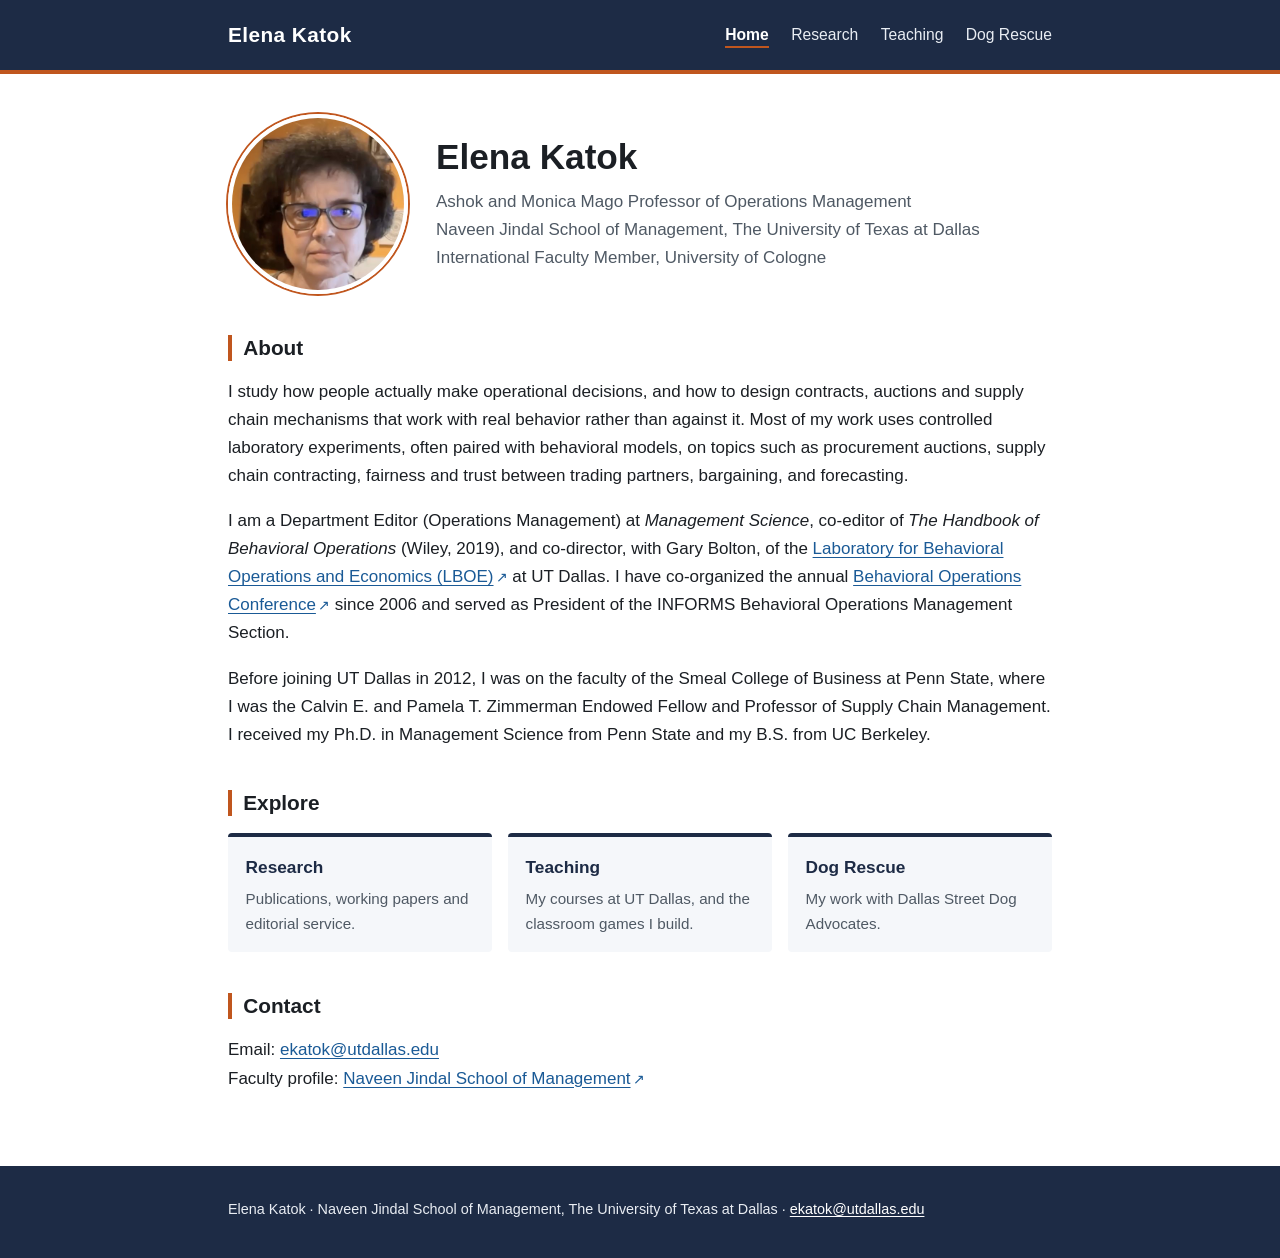
<file: index.html>
<!DOCTYPE html>
<html lang="en">
<head>
  <meta charset="utf-8">
  <meta name="viewport" content="width=device-width, initial-scale=1">
  <title>Elena Katok</title>
  <meta name="description" content="Elena Katok, Ashok and Monica Mago Professor of Operations Management at UT Dallas. Behavioral operations, laboratory experiments, procurement auctions, supply chain contracting.">
  <link rel="stylesheet" href="style.css">
</head>
<body>
  <a class="skip" href="#main">Skip to main content</a>
  <header class="site-header">
    <div class="wrap">
      <a class="site-name" href="index.html">Elena Katok</a>
      <nav aria-label="Main">
        <ul>
        <li><a href="index.html" aria-current="page">Home</a></li>
        <li><a href="research.html">Research</a></li>
        <li><a href="games.html">Teaching</a></li>
        <li><a href="dogs.html">Dog Rescue</a></li>
        </ul>
      </nav>
    </div>
  </header>
  <main id="main" class="wrap">
    <section class="intro">
      <img class="headshot" src="images/elena-katok.jpg" width="240" height="240" alt="Portrait of Elena Katok">
      <div>
      <h1>Elena Katok</h1>
      <p class="role">Ashok and Monica Mago Professor of Operations Management<br>
      Naveen Jindal School of Management, The University of Texas at Dallas<br>
      International Faculty Member, University of Cologne</p>
      </div>
    </section>

    <section aria-labelledby="about">
      <h2 id="about">About</h2>
      <p>I study how people actually make operational decisions, and how to design contracts, auctions and supply chain mechanisms that work with real behavior rather than against it. Most of my work uses controlled laboratory experiments, often paired with behavioral models, on topics such as procurement auctions, supply chain contracting, fairness and trust between trading partners, bargaining, and forecasting.</p>
      <p>I am a Department Editor (Operations Management) at <em>Management Science</em>, co-editor of <em>The Handbook of Behavioral Operations</em> (Wiley, 2019), and co-director, with Gary Bolton, of the <a href="https://jindal.utdallas.edu/centers-of-excellence/lboe/" target="_blank" rel="noopener">Laboratory for Behavioral Operations and Economics (LBOE)<span class="ext" aria-hidden="true">↗</span><span class="sr-only"> (opens in a new tab)</span></a> at UT Dallas. I have co-organized the annual <a href="https://jindal.utdallas.edu/19th-annual-behavioral-operations-conference-2026" target="_blank" rel="noopener">Behavioral Operations Conference<span class="ext" aria-hidden="true">↗</span><span class="sr-only"> (opens in a new tab)</span></a> since 2006 and served as President of the INFORMS Behavioral Operations Management Section.</p>
      <p>Before joining UT Dallas in 2012, I was on the faculty of the Smeal College of Business at Penn State, where I was the Calvin E. and Pamela T. Zimmerman Endowed Fellow and Professor of Supply Chain Management. I received my Ph.D. in Management Science from Penn State and my B.S. from UC Berkeley.</p>
    </section>

    <section aria-labelledby="explore">
      <h2 id="explore">Explore</h2>
      <ul class="cards">
        <li><a href="research.html"><span class="card-title">Research</span><span class="card-text">Publications, working papers and editorial service.</span></a></li>
        <li><a href="games.html"><span class="card-title">Teaching</span><span class="card-text">My courses at UT Dallas, and the classroom games I build.</span></a></li>
        <li><a href="dogs.html"><span class="card-title">Dog Rescue</span><span class="card-text">My work with Dallas Street Dog Advocates.</span></a></li>
      </ul>
    </section>

    <section aria-labelledby="contact">
      <h2 id="contact">Contact</h2>
      <p>Email: <a href="mailto:ekatok@utdallas.edu">ekatok@utdallas.edu</a><br>
      Faculty profile: <a href="https://jindal.utdallas.edu/faculty/elena-katok/" target="_blank" rel="noopener">Naveen Jindal School of Management<span class="ext" aria-hidden="true">↗</span><span class="sr-only"> (opens in a new tab)</span></a></p>
    </section>
  </main>
  <footer class="site-footer">
    <div class="wrap">
      <p>Elena Katok · Naveen Jindal School of Management, The University of Texas at Dallas · <a href="mailto:ekatok@utdallas.edu">ekatok@utdallas.edu</a></p>
    </div>
  </footer>
</body>
</html>
</file>
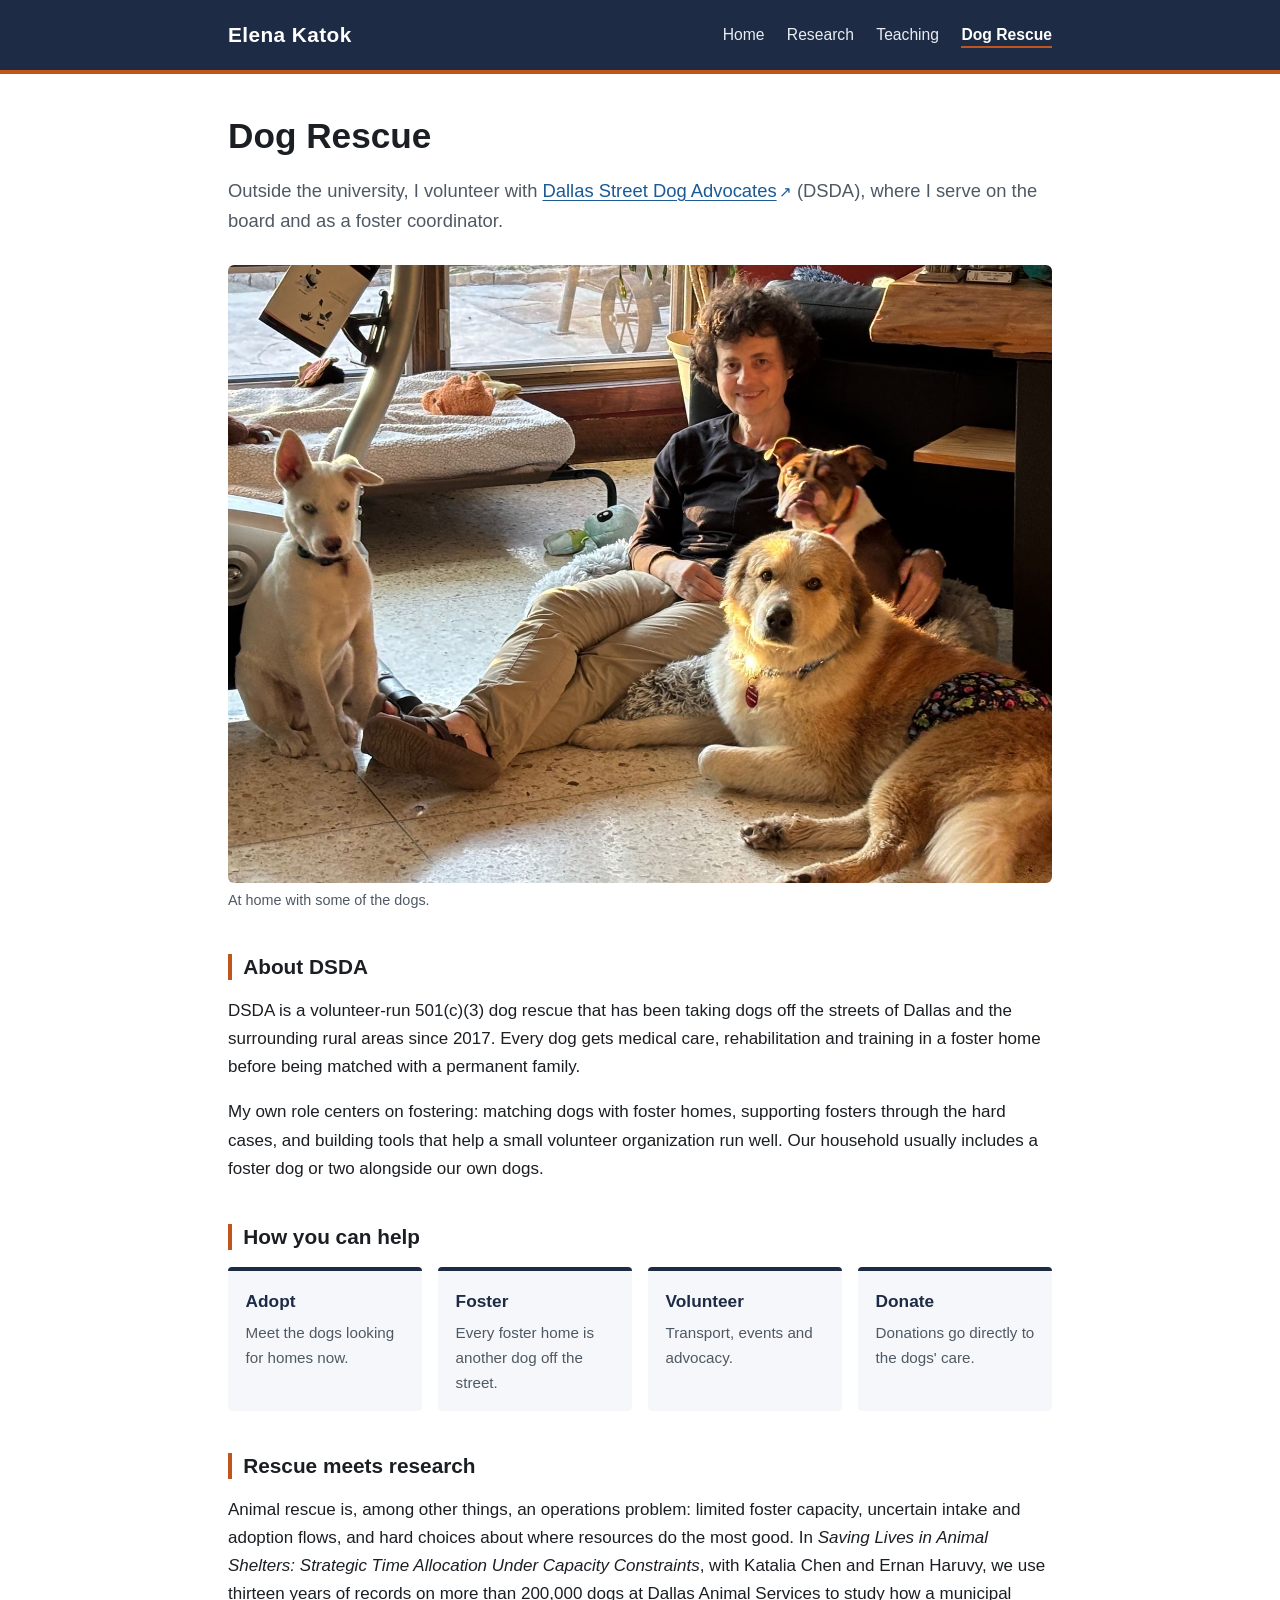
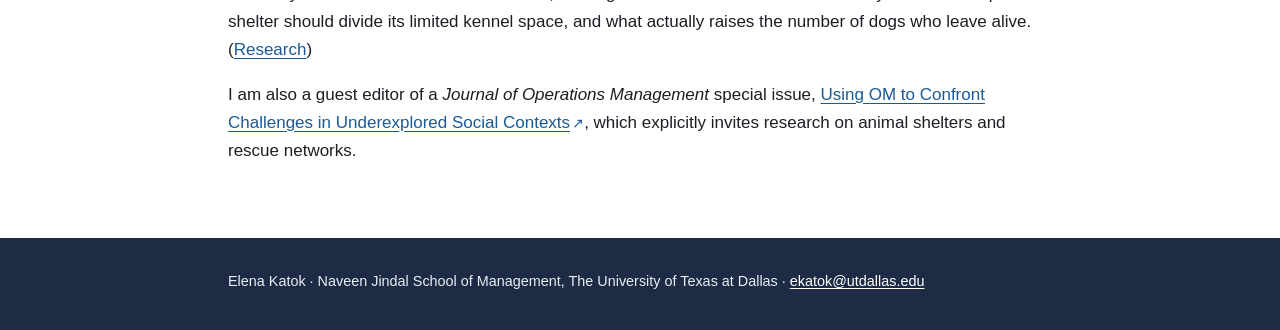
<file: dogs.html>
<!DOCTYPE html>
<html lang="en">
<head>
  <meta charset="utf-8">
  <meta name="viewport" content="width=device-width, initial-scale=1">
  <title>Dog Rescue | Elena Katok</title>
  <meta name="description" content="Elena Katok's volunteer work with Dallas Street Dog Advocates, a volunteer-run dog rescue in Dallas, Texas.">
  <link rel="stylesheet" href="style.css">
</head>
<body>
  <a class="skip" href="#main">Skip to main content</a>
  <header class="site-header">
    <div class="wrap">
      <a class="site-name" href="index.html">Elena Katok</a>
      <nav aria-label="Main">
        <ul>
        <li><a href="index.html">Home</a></li>
        <li><a href="research.html">Research</a></li>
        <li><a href="games.html">Teaching</a></li>
        <li><a href="dogs.html" aria-current="page">Dog Rescue</a></li>
        </ul>
      </nav>
    </div>
  </header>
  <main id="main" class="wrap">
    <h1>Dog Rescue</h1>
    <p class="lede">Outside the university, I volunteer with <a href="https://dsda.org" target="_blank" rel="noopener">Dallas Street Dog Advocates<span class="ext" aria-hidden="true">↗</span><span class="sr-only"> (opens in a new tab)</span></a> (DSDA), where I serve on the board and as a foster coordinator.</p>

    <figure class="photo">
      <img src="images/elena-with-dogs.jpg" width="1600" height="1200" alt="Elena sitting on the floor at home with three dogs: a white husky-mix puppy, a brown-and-white bulldog, and a large fluffy tan dog lying in the sun.">
      <figcaption>At home with some of the dogs.</figcaption>
    </figure>

    <section aria-labelledby="dsda">
      <h2 id="dsda">About DSDA</h2>
      <p>DSDA is a volunteer-run 501(c)(3) dog rescue that has been taking dogs off the streets of Dallas and the surrounding rural areas since 2017. Every dog gets medical care, rehabilitation and training in a foster home before being matched with a permanent family.</p>
      <p>My own role centers on fostering: matching dogs with foster homes, supporting fosters through the hard cases, and building tools that help a small volunteer organization run well. Our household usually includes a foster dog or two alongside our own dogs.</p>
    </section>

    <section aria-labelledby="help">
      <h2 id="help">How you can help</h2>
      <ul class="cards">
        <li><a href="https://dsda.org/adopt-a-dog/" target="_blank" rel="noopener"><span class="card-title">Adopt</span><span class="card-text">Meet the dogs looking for homes now.</span><span class="ext" aria-hidden="true">↗</span><span class="sr-only"> (opens in a new tab)</span></a></li>
        <li><a href="https://dsda.org/foster-a-dallas-street-dog/" target="_blank" rel="noopener"><span class="card-title">Foster</span><span class="card-text">Every foster home is another dog off the street.</span><span class="ext" aria-hidden="true">↗</span><span class="sr-only"> (opens in a new tab)</span></a></li>
        <li><a href="https://dsda.org/volunteer-to-be-a-dallas-street-dog-advocate/" target="_blank" rel="noopener"><span class="card-title">Volunteer</span><span class="card-text">Transport, events and advocacy.</span><span class="ext" aria-hidden="true">↗</span><span class="sr-only"> (opens in a new tab)</span></a></li>
        <li><a href="https://dsda.org/donate/" target="_blank" rel="noopener"><span class="card-title">Donate</span><span class="card-text">Donations go directly to the dogs' care.</span><span class="ext" aria-hidden="true">↗</span><span class="sr-only"> (opens in a new tab)</span></a></li>
      </ul>
    </section>

    <section aria-labelledby="research">
      <h2 id="research">Rescue meets research</h2>
      <p>Animal rescue is, among other things, an operations problem: limited foster capacity, uncertain intake and adoption flows, and hard choices about where resources do the most good. In <em>Saving Lives in Animal Shelters: Strategic Time Allocation Under Capacity Constraints</em>, with Katalia Chen and Ernan Haruvy, we use thirteen years of records on more than 200,000 dogs at Dallas Animal Services to study how a municipal shelter should divide its limited kennel space, and what actually raises the number of dogs who leave alive. (<a href="research.html#working">Research</a>)</p>
      <p>I am also a guest editor of a <em>Journal of Operations Management</em> special issue, <a href="https://drive.google.com/file/d/1Zh3cgolYM6oKX-n0ieOWSKMdc2IQr0sk/view" target="_blank" rel="noopener">Using OM to Confront Challenges in Underexplored Social Contexts<span class="ext" aria-hidden="true">↗</span><span class="sr-only"> (opens in a new tab)</span></a>, which explicitly invites research on animal shelters and rescue networks.</p>
    </section>
  </main>
  <footer class="site-footer">
    <div class="wrap">
      <p>Elena Katok · Naveen Jindal School of Management, The University of Texas at Dallas · <a href="mailto:ekatok@utdallas.edu">ekatok@utdallas.edu</a></p>
    </div>
  </footer>
</body>
</html>
</file>
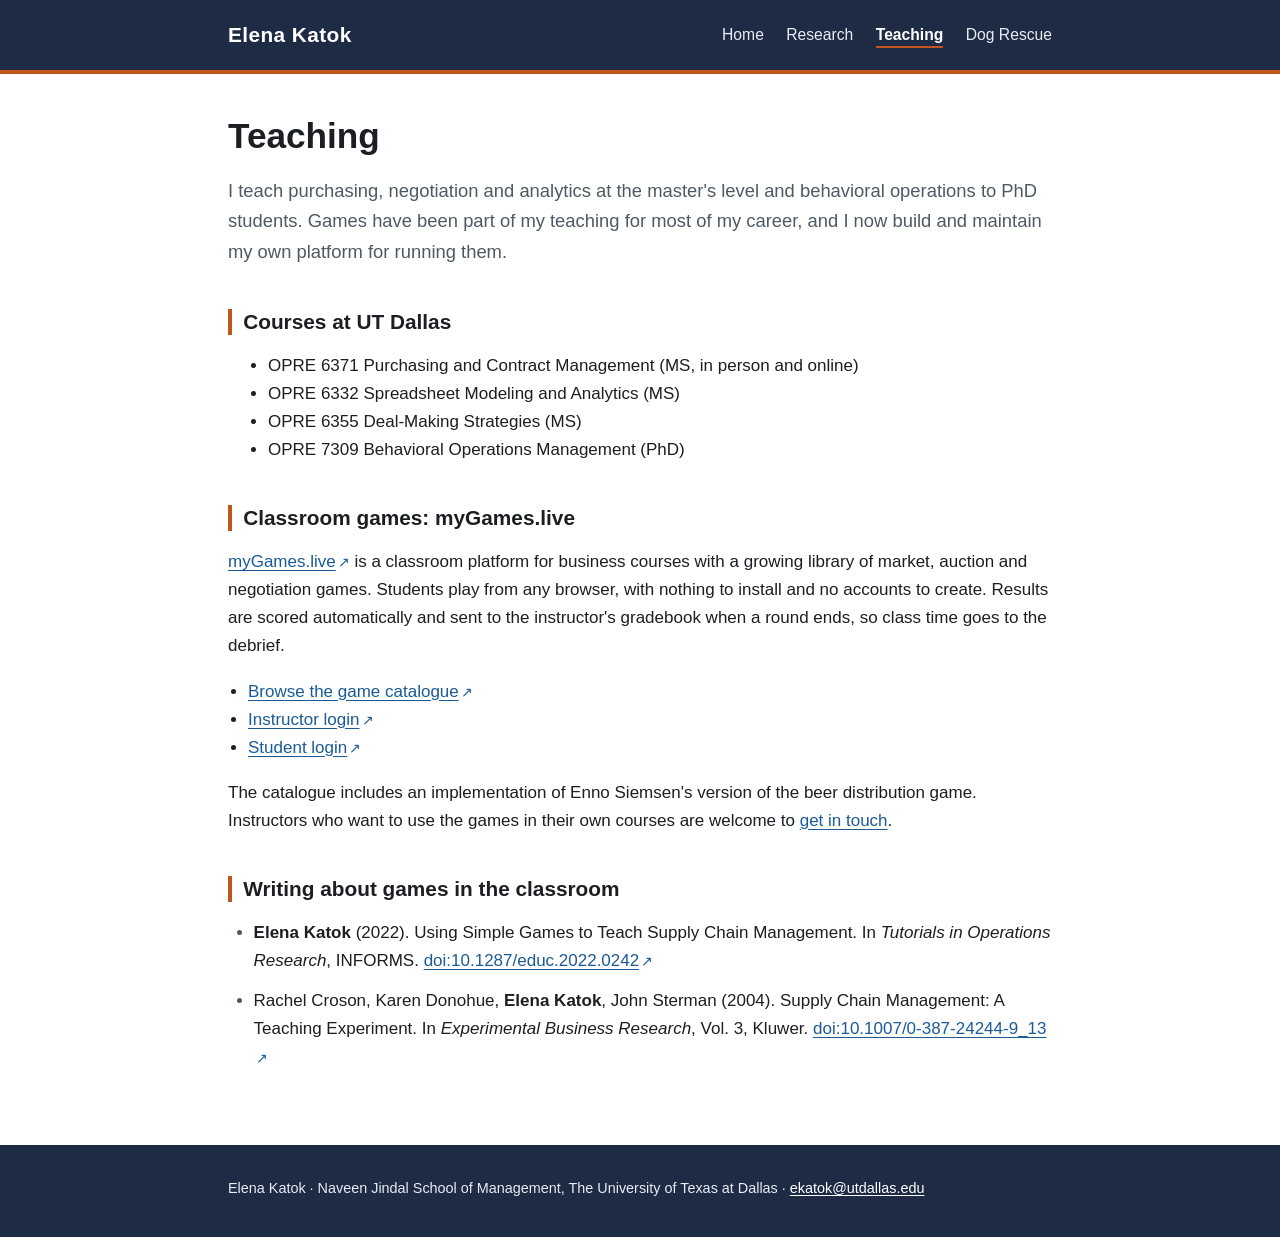
<file: games.html>
<!DOCTYPE html>
<html lang="en">
<head>
  <meta charset="utf-8">
  <meta name="viewport" content="width=device-width, initial-scale=1">
  <title>Teaching | Elena Katok</title>
  <meta name="description" content="Elena Katok's courses at UT Dallas and her browser-based classroom games for markets, auctions and negotiations.">
  <link rel="stylesheet" href="style.css">
</head>
<body>
  <a class="skip" href="#main">Skip to main content</a>
  <header class="site-header">
    <div class="wrap">
      <a class="site-name" href="index.html">Elena Katok</a>
      <nav aria-label="Main">
        <ul>
        <li><a href="index.html">Home</a></li>
        <li><a href="research.html">Research</a></li>
        <li><a href="games.html" aria-current="page">Teaching</a></li>
        <li><a href="dogs.html">Dog Rescue</a></li>
        </ul>
      </nav>
    </div>
  </header>
  <main id="main" class="wrap">
    <h1>Teaching</h1>
    <p class="lede">I teach purchasing, negotiation and analytics at the master's level and behavioral operations to PhD students. Games have been part of my teaching for most of my career, and I now build and maintain my own platform for running them.</p>

    <section aria-labelledby="courses">
      <h2 id="courses">Courses at UT Dallas</h2>
      <ul>
        <li>OPRE 6371 Purchasing and Contract Management (MS, in person and online)</li>
        <li>OPRE 6332 Spreadsheet Modeling and Analytics (MS)</li>
        <li>OPRE 6355 Deal-Making Strategies (MS)</li>
        <li>OPRE 7309 Behavioral Operations Management (PhD)</li>
      </ul>
    </section>

    <section aria-labelledby="mygames">
      <h2 id="mygames">Classroom games: myGames.live</h2>
      <p><a href="https://mygames.live" target="_blank" rel="noopener">myGames.live<span class="ext" aria-hidden="true">↗</span><span class="sr-only"> (opens in a new tab)</span></a> is a classroom platform for business courses with a growing library of market, auction and negotiation games. Students play from any browser, with nothing to install and no accounts to create. Results are scored automatically and sent to the instructor's gradebook when a round ends, so class time goes to the debrief.</p>
      <ul class="links">
        <li><a href="https://classroom.mygames.live/catalogue" target="_blank" rel="noopener">Browse the game catalogue<span class="ext" aria-hidden="true">↗</span><span class="sr-only"> (opens in a new tab)</span></a></li>
        <li><a href="https://classroom.mygames.live/login" target="_blank" rel="noopener">Instructor login<span class="ext" aria-hidden="true">↗</span><span class="sr-only"> (opens in a new tab)</span></a></li>
        <li><a href="https://classroom.mygames.live/student" target="_blank" rel="noopener">Student login<span class="ext" aria-hidden="true">↗</span><span class="sr-only"> (opens in a new tab)</span></a></li>
      </ul>
      <p>The catalogue includes an implementation of Enno Siemsen's version of the beer distribution game. Instructors who want to use the games in their own courses are welcome to <a href="mailto:ekatok@utdallas.edu">get in touch</a>.</p>
    </section>

    <section aria-labelledby="writing">
      <h2 id="writing">Writing about games in the classroom</h2>
      <ul class="pubs">
        <li><strong>Elena Katok</strong> (2022). Using Simple Games to Teach Supply Chain Management. In <em>Tutorials in Operations Research</em>, INFORMS. <a href="https://doi.org/10.1287/educ.2022.0242" target="_blank" rel="noopener">doi:10.1287/educ.2022.0242<span class="ext" aria-hidden="true">↗</span><span class="sr-only"> (opens in a new tab)</span></a></li>
        <li>Rachel Croson, Karen Donohue, <strong>Elena Katok</strong>, John Sterman (2004). Supply Chain Management: A Teaching Experiment. In <em>Experimental Business Research</em>, Vol. 3, Kluwer. <a href="https://doi.org/10.1007/0-387-24244-9_13" target="_blank" rel="noopener">doi:10.1007/0-387-24244-9_13<span class="ext" aria-hidden="true">↗</span><span class="sr-only"> (opens in a new tab)</span></a></li>
      </ul>
    </section>

  </main>
  <footer class="site-footer">
    <div class="wrap">
      <p>Elena Katok · Naveen Jindal School of Management, The University of Texas at Dallas · <a href="mailto:ekatok@utdallas.edu">ekatok@utdallas.edu</a></p>
    </div>
  </footer>
</body>
</html>
</file>
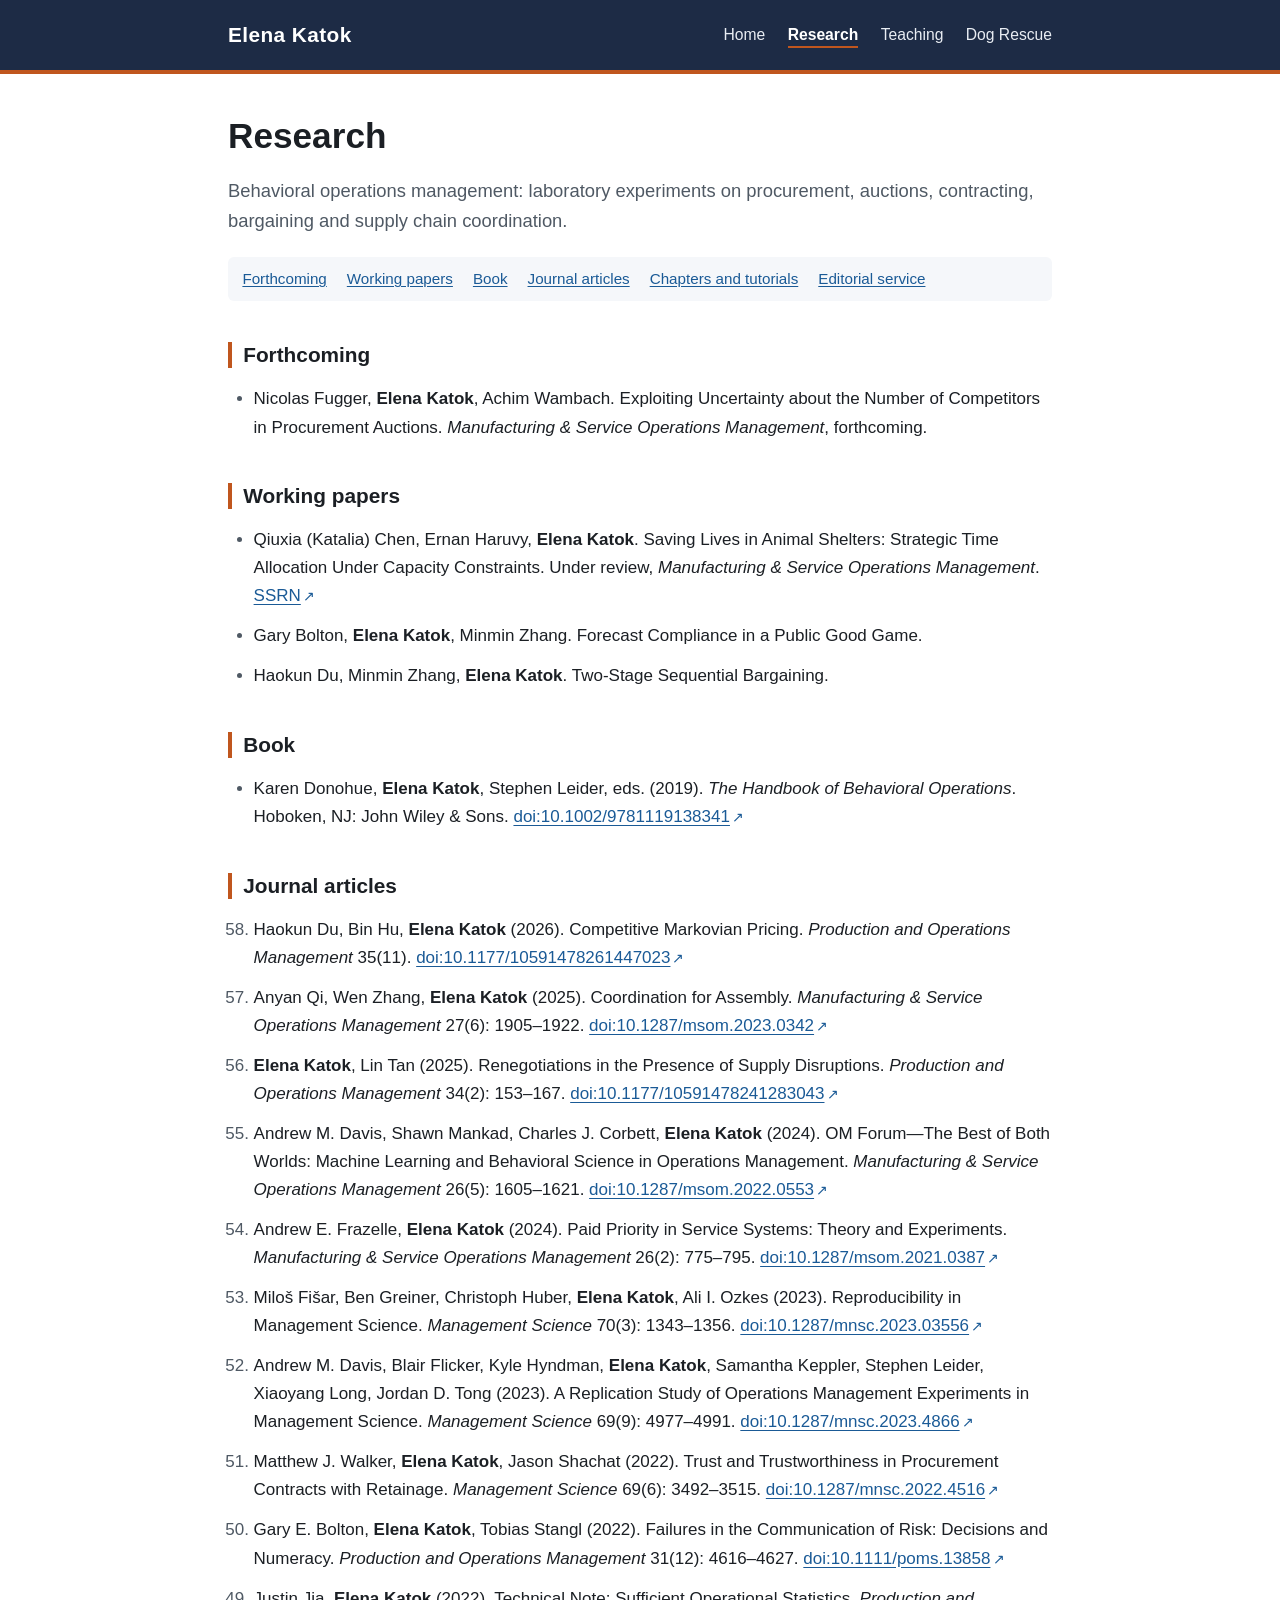
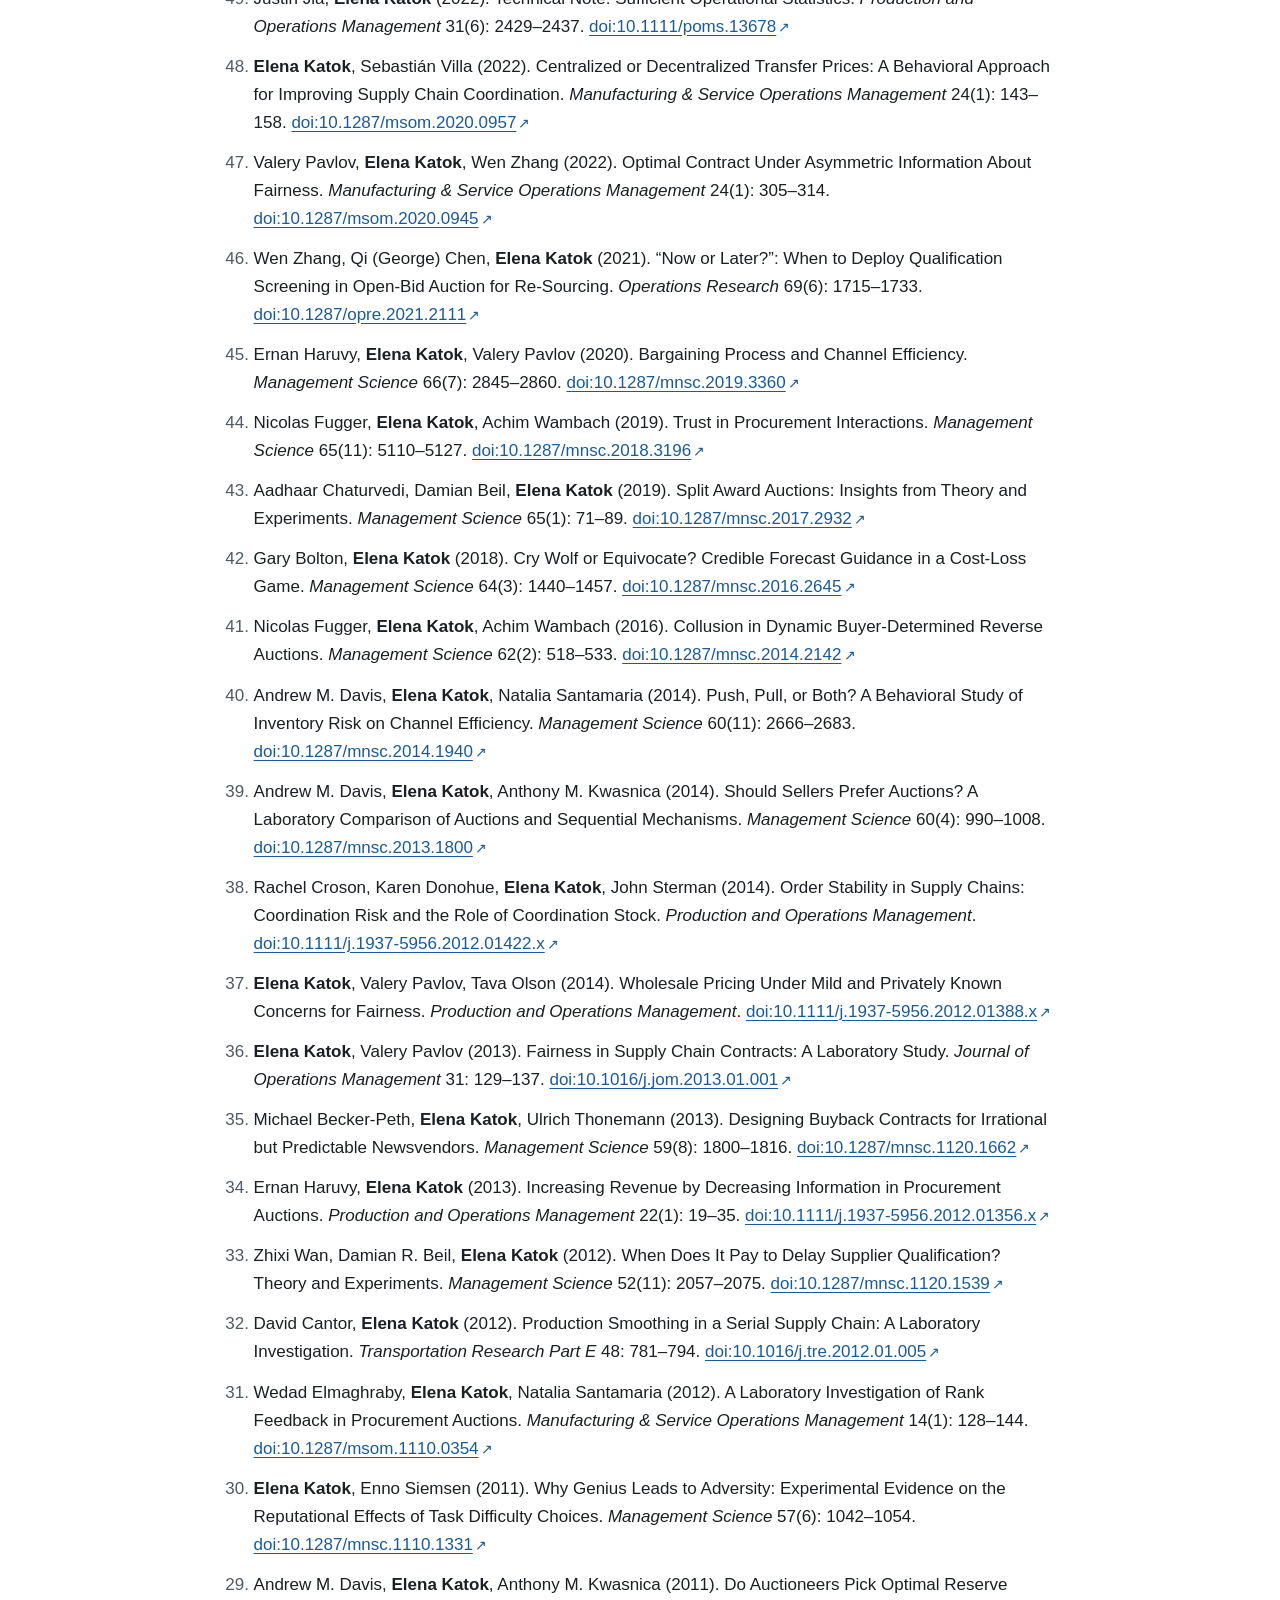
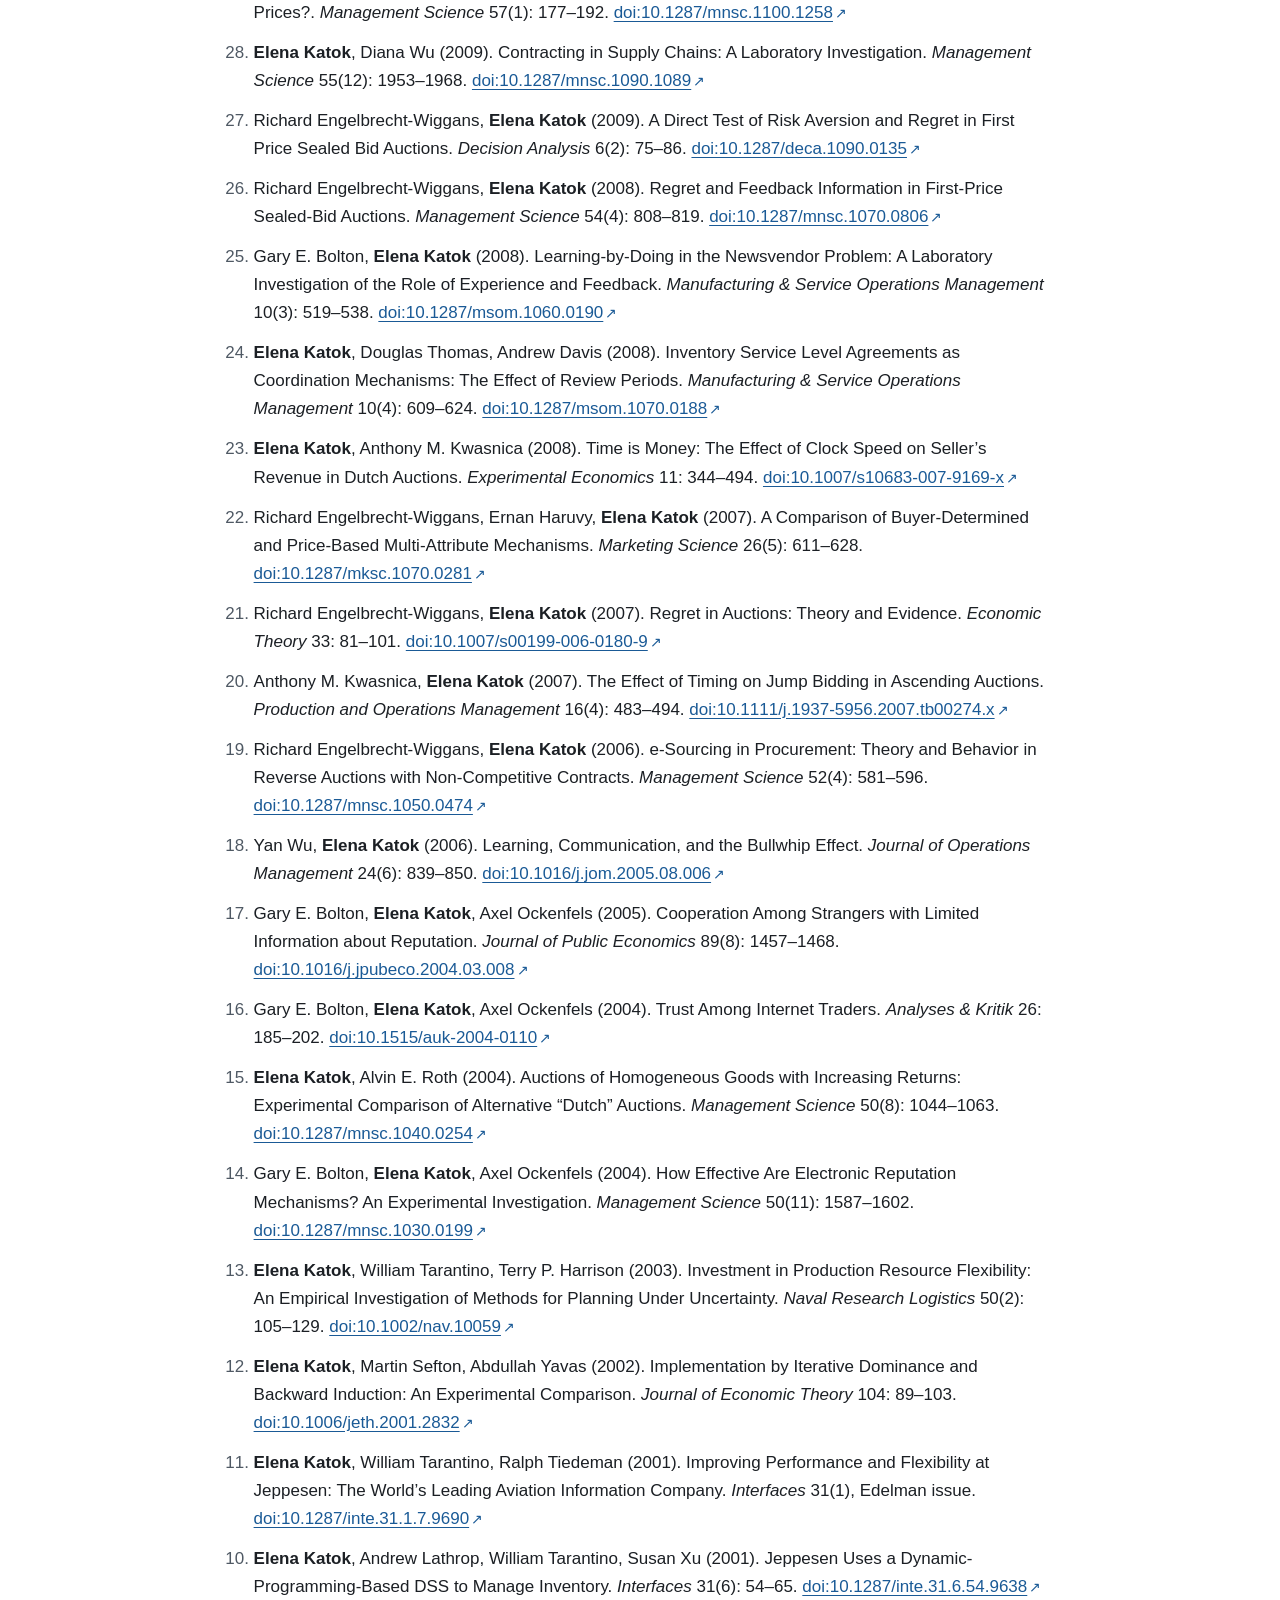
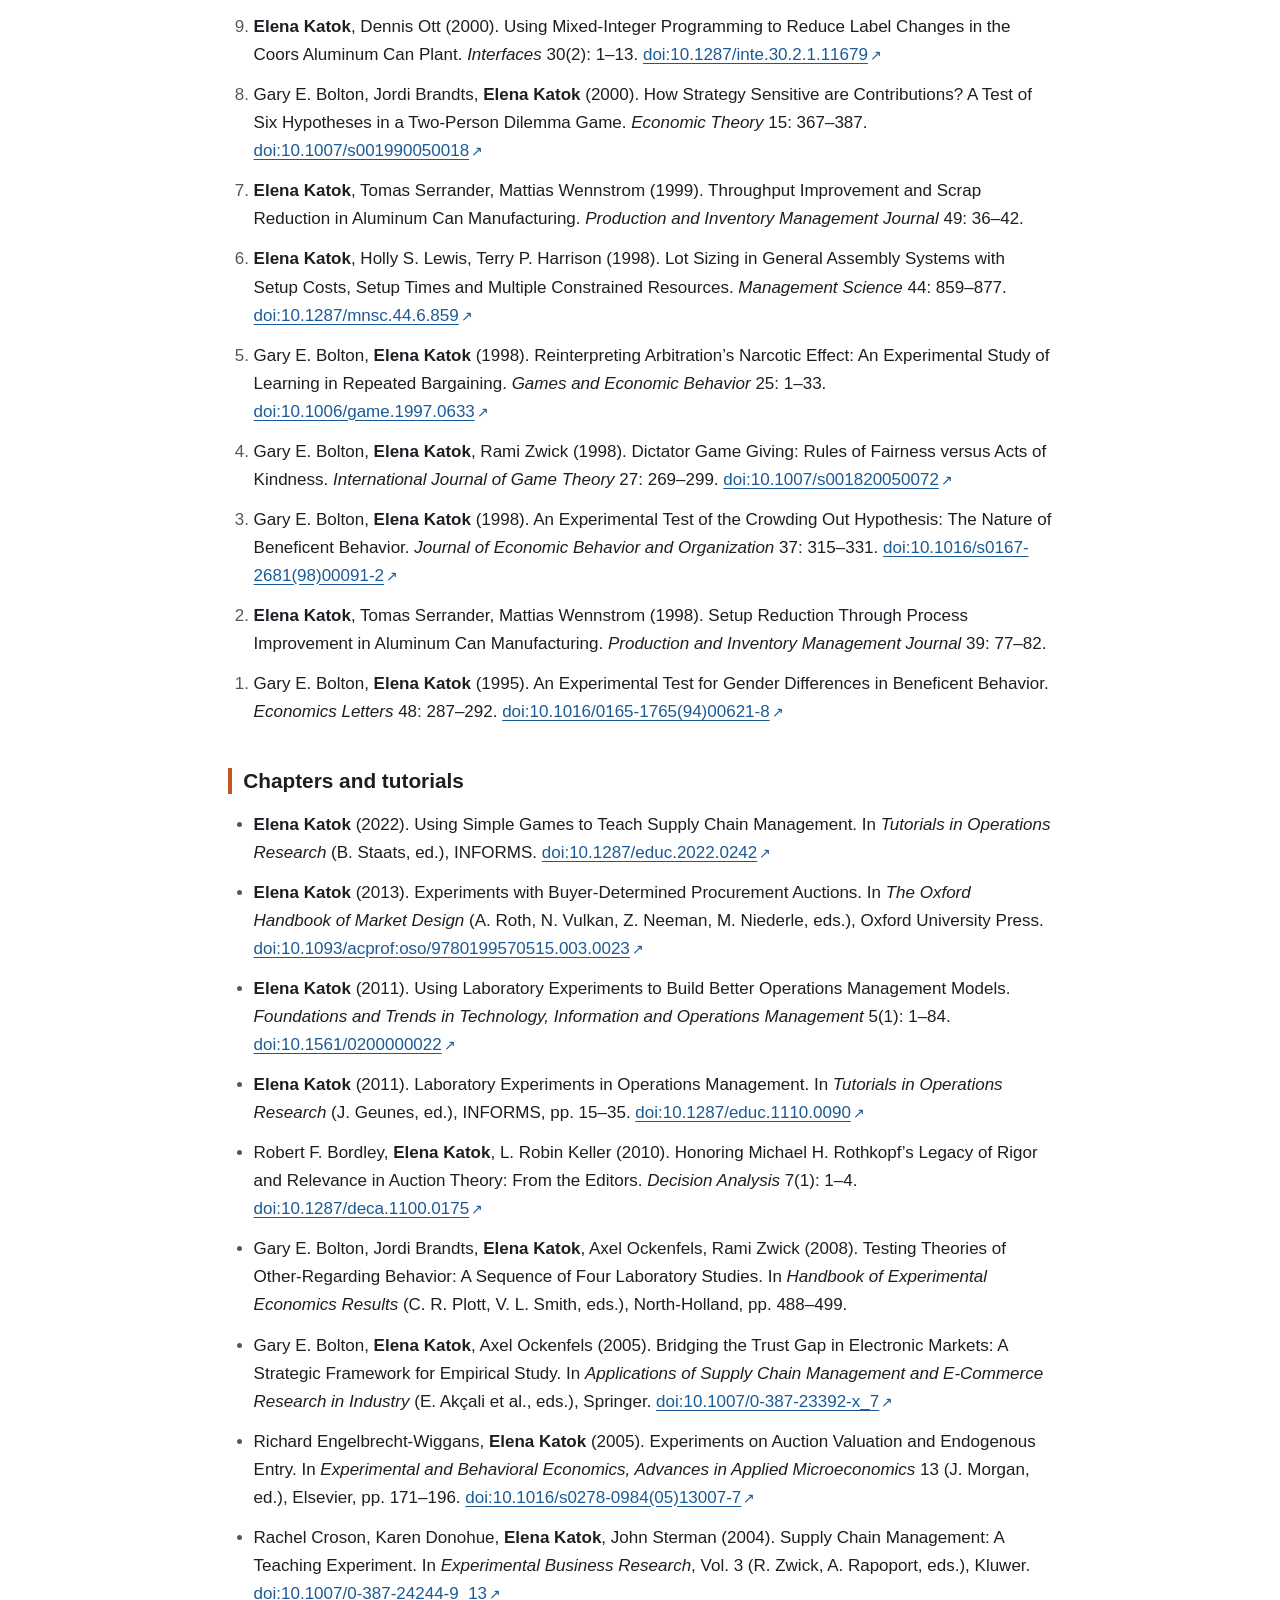
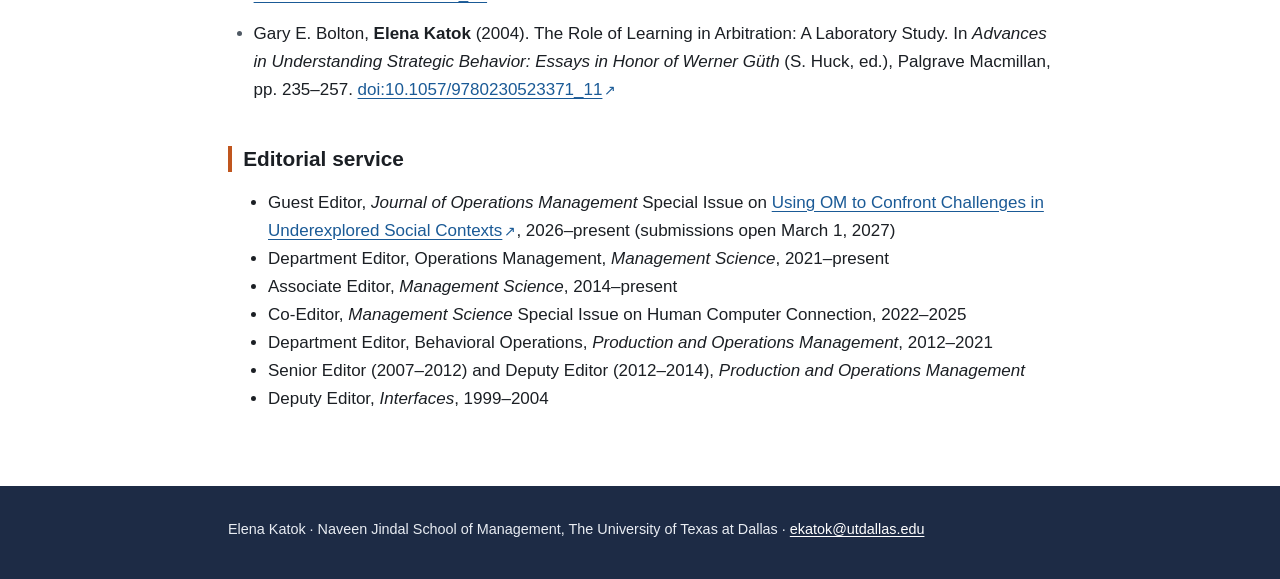
<file: research.html>
<!DOCTYPE html>
<html lang="en">
<head>
  <meta charset="utf-8">
  <meta name="viewport" content="width=device-width, initial-scale=1">
  <title>Research | Elena Katok</title>
  <meta name="description" content="Publications and working papers of Elena Katok in behavioral operations management.">
  <link rel="stylesheet" href="style.css">
</head>
<body>
  <a class="skip" href="#main">Skip to main content</a>
  <header class="site-header">
    <div class="wrap">
      <a class="site-name" href="index.html">Elena Katok</a>
      <nav aria-label="Main">
        <ul>
        <li><a href="index.html">Home</a></li>
        <li><a href="research.html" aria-current="page">Research</a></li>
        <li><a href="games.html">Teaching</a></li>
        <li><a href="dogs.html">Dog Rescue</a></li>
        </ul>
      </nav>
    </div>
  </header>
  <main id="main" class="wrap">
    <h1>Research</h1>
    <p class="lede">Behavioral operations management: laboratory experiments on procurement, auctions, contracting, bargaining and supply chain coordination.</p>

    <nav class="toc" aria-label="On this page">
      <ul>
        <li><a href="#forthcoming">Forthcoming</a></li>
        <li><a href="#working">Working papers</a></li>
        <li><a href="#book">Book</a></li>
        <li><a href="#articles">Journal articles</a></li>
        <li><a href="#chapters">Chapters and tutorials</a></li>
        <li><a href="#editorial">Editorial service</a></li>
      </ul>
    </nav>

    <section aria-labelledby="forthcoming">
      <h2 id="forthcoming">Forthcoming</h2>
      <ul class="pubs">
      <li>Nicolas Fugger, <strong>Elena Katok</strong>, Achim Wambach. Exploiting Uncertainty about the Number of Competitors in Procurement Auctions. <em>Manufacturing &amp; Service Operations Management</em>, forthcoming.</li>
      </ul>
    </section>

    <section aria-labelledby="working">
      <h2 id="working">Working papers</h2>
      <ul class="pubs">
      <li>Qiuxia (Katalia) Chen, Ernan Haruvy, <strong>Elena Katok</strong>. Saving Lives in Animal Shelters: Strategic Time Allocation Under Capacity Constraints. Under review, <em>Manufacturing &amp; Service Operations Management</em>. <a href="https://doi.org/10.2139/ssrn.5606350" target="_blank" rel="noopener">SSRN<span class="ext" aria-hidden="true">↗</span><span class="sr-only"> (opens in a new tab)</span></a></li>
      <li>Gary Bolton, <strong>Elena Katok</strong>, Minmin Zhang. Forecast Compliance in a Public Good Game.</li>
      <li>Haokun Du, Minmin Zhang, <strong>Elena Katok</strong>. Two-Stage Sequential Bargaining.</li>
      </ul>
    </section>

    <section aria-labelledby="book">
      <h2 id="book">Book</h2>
      <ul class="pubs">
      <li>Karen Donohue, <strong>Elena Katok</strong>, Stephen Leider, eds. (2019). <em>The Handbook of Behavioral Operations</em>. Hoboken, NJ: John Wiley &amp; Sons. <a href="https://doi.org/10.1002/9781119138341" target="_blank" rel="noopener">doi:10.1002/9781119138341<span class="ext" aria-hidden="true">↗</span><span class="sr-only"> (opens in a new tab)</span></a></li>
      </ul>
    </section>

    <section aria-labelledby="articles">
      <h2 id="articles">Journal articles</h2>
      <ol class="pubs" reversed>
      <li>Haokun Du, Bin Hu, <strong>Elena Katok</strong> (2026). Competitive Markovian Pricing. <em>Production and Operations Management</em> 35(11). <a href="https://doi.org/10.1177/10591478261447023" target="_blank" rel="noopener">doi:10.1177/10591478261447023<span class="ext" aria-hidden="true">↗</span><span class="sr-only"> (opens in a new tab)</span></a></li>
      <li>Anyan Qi, Wen Zhang, <strong>Elena Katok</strong> (2025). Coordination for Assembly. <em>Manufacturing &amp; Service Operations Management</em> 27(6): 1905–1922. <a href="https://doi.org/10.1287/msom.2023.0342" target="_blank" rel="noopener">doi:10.1287/msom.2023.0342<span class="ext" aria-hidden="true">↗</span><span class="sr-only"> (opens in a new tab)</span></a></li>
      <li><strong>Elena Katok</strong>, Lin Tan (2025). Renegotiations in the Presence of Supply Disruptions. <em>Production and Operations Management</em> 34(2): 153–167. <a href="https://doi.org/10.1177/10591478241283043" target="_blank" rel="noopener">doi:10.1177/10591478241283043<span class="ext" aria-hidden="true">↗</span><span class="sr-only"> (opens in a new tab)</span></a></li>
      <li>Andrew M. Davis, Shawn Mankad, Charles J. Corbett, <strong>Elena Katok</strong> (2024). OM Forum—The Best of Both Worlds: Machine Learning and Behavioral Science in Operations Management. <em>Manufacturing &amp; Service Operations Management</em> 26(5): 1605–1621. <a href="https://doi.org/10.1287/msom.2022.0553" target="_blank" rel="noopener">doi:10.1287/msom.2022.0553<span class="ext" aria-hidden="true">↗</span><span class="sr-only"> (opens in a new tab)</span></a></li>
      <li>Andrew E. Frazelle, <strong>Elena Katok</strong> (2024). Paid Priority in Service Systems: Theory and Experiments. <em>Manufacturing &amp; Service Operations Management</em> 26(2): 775–795. <a href="https://doi.org/10.1287/msom.2021.0387" target="_blank" rel="noopener">doi:10.1287/msom.2021.0387<span class="ext" aria-hidden="true">↗</span><span class="sr-only"> (opens in a new tab)</span></a></li>
      <li>Miloš Fišar, Ben Greiner, Christoph Huber, <strong>Elena Katok</strong>, Ali I. Ozkes (2023). Reproducibility in Management Science. <em>Management Science</em> 70(3): 1343–1356. <a href="https://doi.org/10.1287/mnsc.2023.03556" target="_blank" rel="noopener">doi:10.1287/mnsc.2023.03556<span class="ext" aria-hidden="true">↗</span><span class="sr-only"> (opens in a new tab)</span></a></li>
      <li>Andrew M. Davis, Blair Flicker, Kyle Hyndman, <strong>Elena Katok</strong>, Samantha Keppler, Stephen Leider, Xiaoyang Long, Jordan D. Tong (2023). A Replication Study of Operations Management Experiments in Management Science. <em>Management Science</em> 69(9): 4977–4991. <a href="https://doi.org/10.1287/mnsc.2023.4866" target="_blank" rel="noopener">doi:10.1287/mnsc.2023.4866<span class="ext" aria-hidden="true">↗</span><span class="sr-only"> (opens in a new tab)</span></a></li>
      <li>Matthew J. Walker, <strong>Elena Katok</strong>, Jason Shachat (2022). Trust and Trustworthiness in Procurement Contracts with Retainage. <em>Management Science</em> 69(6): 3492–3515. <a href="https://doi.org/10.1287/mnsc.2022.4516" target="_blank" rel="noopener">doi:10.1287/mnsc.2022.4516<span class="ext" aria-hidden="true">↗</span><span class="sr-only"> (opens in a new tab)</span></a></li>
      <li>Gary E. Bolton, <strong>Elena Katok</strong>, Tobias Stangl (2022). Failures in the Communication of Risk: Decisions and Numeracy. <em>Production and Operations Management</em> 31(12): 4616–4627. <a href="https://doi.org/10.1111/poms.13858" target="_blank" rel="noopener">doi:10.1111/poms.13858<span class="ext" aria-hidden="true">↗</span><span class="sr-only"> (opens in a new tab)</span></a></li>
      <li>Justin Jia, <strong>Elena Katok</strong> (2022). Technical Note: Sufficient Operational Statistics. <em>Production and Operations Management</em> 31(6): 2429–2437. <a href="https://doi.org/10.1111/poms.13678" target="_blank" rel="noopener">doi:10.1111/poms.13678<span class="ext" aria-hidden="true">↗</span><span class="sr-only"> (opens in a new tab)</span></a></li>
      <li><strong>Elena Katok</strong>, Sebastián Villa (2022). Centralized or Decentralized Transfer Prices: A Behavioral Approach for Improving Supply Chain Coordination. <em>Manufacturing &amp; Service Operations Management</em> 24(1): 143–158. <a href="https://doi.org/10.1287/msom.2020.0957" target="_blank" rel="noopener">doi:10.1287/msom.2020.0957<span class="ext" aria-hidden="true">↗</span><span class="sr-only"> (opens in a new tab)</span></a></li>
      <li>Valery Pavlov, <strong>Elena Katok</strong>, Wen Zhang (2022). Optimal Contract Under Asymmetric Information About Fairness. <em>Manufacturing &amp; Service Operations Management</em> 24(1): 305–314. <a href="https://doi.org/10.1287/msom.2020.0945" target="_blank" rel="noopener">doi:10.1287/msom.2020.0945<span class="ext" aria-hidden="true">↗</span><span class="sr-only"> (opens in a new tab)</span></a></li>
      <li>Wen Zhang, Qi (George) Chen, <strong>Elena Katok</strong> (2021). “Now or Later?”: When to Deploy Qualification Screening in Open-Bid Auction for Re-Sourcing. <em>Operations Research</em> 69(6): 1715–1733. <a href="https://doi.org/10.1287/opre.2021.2111" target="_blank" rel="noopener">doi:10.1287/opre.2021.2111<span class="ext" aria-hidden="true">↗</span><span class="sr-only"> (opens in a new tab)</span></a></li>
      <li>Ernan Haruvy, <strong>Elena Katok</strong>, Valery Pavlov (2020). Bargaining Process and Channel Efficiency. <em>Management Science</em> 66(7): 2845–2860. <a href="https://doi.org/10.1287/mnsc.2019.3360" target="_blank" rel="noopener">doi:10.1287/mnsc.2019.3360<span class="ext" aria-hidden="true">↗</span><span class="sr-only"> (opens in a new tab)</span></a></li>
      <li>Nicolas Fugger, <strong>Elena Katok</strong>, Achim Wambach (2019). Trust in Procurement Interactions. <em>Management Science</em> 65(11): 5110–5127. <a href="https://doi.org/10.1287/mnsc.2018.3196" target="_blank" rel="noopener">doi:10.1287/mnsc.2018.3196<span class="ext" aria-hidden="true">↗</span><span class="sr-only"> (opens in a new tab)</span></a></li>
      <li>Aadhaar Chaturvedi, Damian Beil, <strong>Elena Katok</strong> (2019). Split Award Auctions: Insights from Theory and Experiments. <em>Management Science</em> 65(1): 71–89. <a href="https://doi.org/10.1287/mnsc.2017.2932" target="_blank" rel="noopener">doi:10.1287/mnsc.2017.2932<span class="ext" aria-hidden="true">↗</span><span class="sr-only"> (opens in a new tab)</span></a></li>
      <li>Gary Bolton, <strong>Elena Katok</strong> (2018). Cry Wolf or Equivocate? Credible Forecast Guidance in a Cost-Loss Game. <em>Management Science</em> 64(3): 1440–1457. <a href="https://doi.org/10.1287/mnsc.2016.2645" target="_blank" rel="noopener">doi:10.1287/mnsc.2016.2645<span class="ext" aria-hidden="true">↗</span><span class="sr-only"> (opens in a new tab)</span></a></li>
      <li>Nicolas Fugger, <strong>Elena Katok</strong>, Achim Wambach (2016). Collusion in Dynamic Buyer-Determined Reverse Auctions. <em>Management Science</em> 62(2): 518–533. <a href="https://doi.org/10.1287/mnsc.2014.2142" target="_blank" rel="noopener">doi:10.1287/mnsc.2014.2142<span class="ext" aria-hidden="true">↗</span><span class="sr-only"> (opens in a new tab)</span></a></li>
      <li>Andrew M. Davis, <strong>Elena Katok</strong>, Natalia Santamaria (2014). Push, Pull, or Both? A Behavioral Study of Inventory Risk on Channel Efficiency. <em>Management Science</em> 60(11): 2666–2683. <a href="https://doi.org/10.1287/mnsc.2014.1940" target="_blank" rel="noopener">doi:10.1287/mnsc.2014.1940<span class="ext" aria-hidden="true">↗</span><span class="sr-only"> (opens in a new tab)</span></a></li>
      <li>Andrew M. Davis, <strong>Elena Katok</strong>, Anthony M. Kwasnica (2014). Should Sellers Prefer Auctions? A Laboratory Comparison of Auctions and Sequential Mechanisms. <em>Management Science</em> 60(4): 990–1008. <a href="https://doi.org/10.1287/mnsc.2013.1800" target="_blank" rel="noopener">doi:10.1287/mnsc.2013.1800<span class="ext" aria-hidden="true">↗</span><span class="sr-only"> (opens in a new tab)</span></a></li>
      <li>Rachel Croson, Karen Donohue, <strong>Elena Katok</strong>, John Sterman (2014). Order Stability in Supply Chains: Coordination Risk and the Role of Coordination Stock. <em>Production and Operations Management</em>. <a href="https://doi.org/10.1111/j.1937-5956.2012.01422.x" target="_blank" rel="noopener">doi:10.1111/j.1937-5956.2012.01422.x<span class="ext" aria-hidden="true">↗</span><span class="sr-only"> (opens in a new tab)</span></a></li>
      <li><strong>Elena Katok</strong>, Valery Pavlov, Tava Olson (2014). Wholesale Pricing Under Mild and Privately Known Concerns for Fairness. <em>Production and Operations Management</em>. <a href="https://doi.org/10.1111/j.1937-5956.2012.01388.x" target="_blank" rel="noopener">doi:10.1111/j.1937-5956.2012.01388.x<span class="ext" aria-hidden="true">↗</span><span class="sr-only"> (opens in a new tab)</span></a></li>
      <li><strong>Elena Katok</strong>, Valery Pavlov (2013). Fairness in Supply Chain Contracts: A Laboratory Study. <em>Journal of Operations Management</em> 31: 129–137. <a href="https://doi.org/10.1016/j.jom.2013.01.001" target="_blank" rel="noopener">doi:10.1016/j.jom.2013.01.001<span class="ext" aria-hidden="true">↗</span><span class="sr-only"> (opens in a new tab)</span></a></li>
      <li>Michael Becker-Peth, <strong>Elena Katok</strong>, Ulrich Thonemann (2013). Designing Buyback Contracts for Irrational but Predictable Newsvendors. <em>Management Science</em> 59(8): 1800–1816. <a href="https://doi.org/10.1287/mnsc.1120.1662" target="_blank" rel="noopener">doi:10.1287/mnsc.1120.1662<span class="ext" aria-hidden="true">↗</span><span class="sr-only"> (opens in a new tab)</span></a></li>
      <li>Ernan Haruvy, <strong>Elena Katok</strong> (2013). Increasing Revenue by Decreasing Information in Procurement Auctions. <em>Production and Operations Management</em> 22(1): 19–35. <a href="https://doi.org/10.1111/j.1937-5956.2012.01356.x" target="_blank" rel="noopener">doi:10.1111/j.1937-5956.2012.01356.x<span class="ext" aria-hidden="true">↗</span><span class="sr-only"> (opens in a new tab)</span></a></li>
      <li>Zhixi Wan, Damian R. Beil, <strong>Elena Katok</strong> (2012). When Does It Pay to Delay Supplier Qualification? Theory and Experiments. <em>Management Science</em> 52(11): 2057–2075. <a href="https://doi.org/10.1287/mnsc.1120.1539" target="_blank" rel="noopener">doi:10.1287/mnsc.1120.1539<span class="ext" aria-hidden="true">↗</span><span class="sr-only"> (opens in a new tab)</span></a></li>
      <li>David Cantor, <strong>Elena Katok</strong> (2012). Production Smoothing in a Serial Supply Chain: A Laboratory Investigation. <em>Transportation Research Part E</em> 48: 781–794. <a href="https://doi.org/10.1016/j.tre.2012.01.005" target="_blank" rel="noopener">doi:10.1016/j.tre.2012.01.005<span class="ext" aria-hidden="true">↗</span><span class="sr-only"> (opens in a new tab)</span></a></li>
      <li>Wedad Elmaghraby, <strong>Elena Katok</strong>, Natalia Santamaria (2012). A Laboratory Investigation of Rank Feedback in Procurement Auctions. <em>Manufacturing &amp; Service Operations Management</em> 14(1): 128–144. <a href="https://doi.org/10.1287/msom.1110.0354" target="_blank" rel="noopener">doi:10.1287/msom.1110.0354<span class="ext" aria-hidden="true">↗</span><span class="sr-only"> (opens in a new tab)</span></a></li>
      <li><strong>Elena Katok</strong>, Enno Siemsen (2011). Why Genius Leads to Adversity: Experimental Evidence on the Reputational Effects of Task Difficulty Choices. <em>Management Science</em> 57(6): 1042–1054. <a href="https://doi.org/10.1287/mnsc.1110.1331" target="_blank" rel="noopener">doi:10.1287/mnsc.1110.1331<span class="ext" aria-hidden="true">↗</span><span class="sr-only"> (opens in a new tab)</span></a></li>
      <li>Andrew M. Davis, <strong>Elena Katok</strong>, Anthony M. Kwasnica (2011). Do Auctioneers Pick Optimal Reserve Prices?. <em>Management Science</em> 57(1): 177–192. <a href="https://doi.org/10.1287/mnsc.1100.1258" target="_blank" rel="noopener">doi:10.1287/mnsc.1100.1258<span class="ext" aria-hidden="true">↗</span><span class="sr-only"> (opens in a new tab)</span></a></li>
      <li><strong>Elena Katok</strong>, Diana Wu (2009). Contracting in Supply Chains: A Laboratory Investigation. <em>Management Science</em> 55(12): 1953–1968. <a href="https://doi.org/10.1287/mnsc.1090.1089" target="_blank" rel="noopener">doi:10.1287/mnsc.1090.1089<span class="ext" aria-hidden="true">↗</span><span class="sr-only"> (opens in a new tab)</span></a></li>
      <li>Richard Engelbrecht-Wiggans, <strong>Elena Katok</strong> (2009). A Direct Test of Risk Aversion and Regret in First Price Sealed Bid Auctions. <em>Decision Analysis</em> 6(2): 75–86. <a href="https://doi.org/10.1287/deca.1090.0135" target="_blank" rel="noopener">doi:10.1287/deca.1090.0135<span class="ext" aria-hidden="true">↗</span><span class="sr-only"> (opens in a new tab)</span></a></li>
      <li>Richard Engelbrecht-Wiggans, <strong>Elena Katok</strong> (2008). Regret and Feedback Information in First-Price Sealed-Bid Auctions. <em>Management Science</em> 54(4): 808–819. <a href="https://doi.org/10.1287/mnsc.1070.0806" target="_blank" rel="noopener">doi:10.1287/mnsc.1070.0806<span class="ext" aria-hidden="true">↗</span><span class="sr-only"> (opens in a new tab)</span></a></li>
      <li>Gary E. Bolton, <strong>Elena Katok</strong> (2008). Learning-by-Doing in the Newsvendor Problem: A Laboratory Investigation of the Role of Experience and Feedback. <em>Manufacturing &amp; Service Operations Management</em> 10(3): 519–538. <a href="https://doi.org/10.1287/msom.1060.0190" target="_blank" rel="noopener">doi:10.1287/msom.1060.0190<span class="ext" aria-hidden="true">↗</span><span class="sr-only"> (opens in a new tab)</span></a></li>
      <li><strong>Elena Katok</strong>, Douglas Thomas, Andrew Davis (2008). Inventory Service Level Agreements as Coordination Mechanisms: The Effect of Review Periods. <em>Manufacturing &amp; Service Operations Management</em> 10(4): 609–624. <a href="https://doi.org/10.1287/msom.1070.0188" target="_blank" rel="noopener">doi:10.1287/msom.1070.0188<span class="ext" aria-hidden="true">↗</span><span class="sr-only"> (opens in a new tab)</span></a></li>
      <li><strong>Elena Katok</strong>, Anthony M. Kwasnica (2008). Time is Money: The Effect of Clock Speed on Seller’s Revenue in Dutch Auctions. <em>Experimental Economics</em> 11: 344–494. <a href="https://doi.org/10.1007/s10683-007-9169-x" target="_blank" rel="noopener">doi:10.1007/s10683-007-9169-x<span class="ext" aria-hidden="true">↗</span><span class="sr-only"> (opens in a new tab)</span></a></li>
      <li>Richard Engelbrecht-Wiggans, Ernan Haruvy, <strong>Elena Katok</strong> (2007). A Comparison of Buyer-Determined and Price-Based Multi-Attribute Mechanisms. <em>Marketing Science</em> 26(5): 611–628. <a href="https://doi.org/10.1287/mksc.1070.0281" target="_blank" rel="noopener">doi:10.1287/mksc.1070.0281<span class="ext" aria-hidden="true">↗</span><span class="sr-only"> (opens in a new tab)</span></a></li>
      <li>Richard Engelbrecht-Wiggans, <strong>Elena Katok</strong> (2007). Regret in Auctions: Theory and Evidence. <em>Economic Theory</em> 33: 81–101. <a href="https://doi.org/10.1007/s00199-006-0180-9" target="_blank" rel="noopener">doi:10.1007/s00199-006-0180-9<span class="ext" aria-hidden="true">↗</span><span class="sr-only"> (opens in a new tab)</span></a></li>
      <li>Anthony M. Kwasnica, <strong>Elena Katok</strong> (2007). The Effect of Timing on Jump Bidding in Ascending Auctions. <em>Production and Operations Management</em> 16(4): 483–494. <a href="https://doi.org/10.1111/j.1937-5956.2007.tb00274.x" target="_blank" rel="noopener">doi:10.1111/j.1937-5956.2007.tb00274.x<span class="ext" aria-hidden="true">↗</span><span class="sr-only"> (opens in a new tab)</span></a></li>
      <li>Richard Engelbrecht-Wiggans, <strong>Elena Katok</strong> (2006). e-Sourcing in Procurement: Theory and Behavior in Reverse Auctions with Non-Competitive Contracts. <em>Management Science</em> 52(4): 581–596. <a href="https://doi.org/10.1287/mnsc.1050.0474" target="_blank" rel="noopener">doi:10.1287/mnsc.1050.0474<span class="ext" aria-hidden="true">↗</span><span class="sr-only"> (opens in a new tab)</span></a></li>
      <li>Yan Wu, <strong>Elena Katok</strong> (2006). Learning, Communication, and the Bullwhip Effect. <em>Journal of Operations Management</em> 24(6): 839–850. <a href="https://doi.org/10.1016/j.jom.2005.08.006" target="_blank" rel="noopener">doi:10.1016/j.jom.2005.08.006<span class="ext" aria-hidden="true">↗</span><span class="sr-only"> (opens in a new tab)</span></a></li>
      <li>Gary E. Bolton, <strong>Elena Katok</strong>, Axel Ockenfels (2005). Cooperation Among Strangers with Limited Information about Reputation. <em>Journal of Public Economics</em> 89(8): 1457–1468. <a href="https://doi.org/10.1016/j.jpubeco.2004.03.008" target="_blank" rel="noopener">doi:10.1016/j.jpubeco.2004.03.008<span class="ext" aria-hidden="true">↗</span><span class="sr-only"> (opens in a new tab)</span></a></li>
      <li>Gary E. Bolton, <strong>Elena Katok</strong>, Axel Ockenfels (2004). Trust Among Internet Traders. <em>Analyses &amp; Kritik</em> 26: 185–202. <a href="https://doi.org/10.1515/auk-2004-0110" target="_blank" rel="noopener">doi:10.1515/auk-2004-0110<span class="ext" aria-hidden="true">↗</span><span class="sr-only"> (opens in a new tab)</span></a></li>
      <li><strong>Elena Katok</strong>, Alvin E. Roth (2004). Auctions of Homogeneous Goods with Increasing Returns: Experimental Comparison of Alternative “Dutch” Auctions. <em>Management Science</em> 50(8): 1044–1063. <a href="https://doi.org/10.1287/mnsc.1040.0254" target="_blank" rel="noopener">doi:10.1287/mnsc.1040.0254<span class="ext" aria-hidden="true">↗</span><span class="sr-only"> (opens in a new tab)</span></a></li>
      <li>Gary E. Bolton, <strong>Elena Katok</strong>, Axel Ockenfels (2004). How Effective Are Electronic Reputation Mechanisms? An Experimental Investigation. <em>Management Science</em> 50(11): 1587–1602. <a href="https://doi.org/10.1287/mnsc.1030.0199" target="_blank" rel="noopener">doi:10.1287/mnsc.1030.0199<span class="ext" aria-hidden="true">↗</span><span class="sr-only"> (opens in a new tab)</span></a></li>
      <li><strong>Elena Katok</strong>, William Tarantino, Terry P. Harrison (2003). Investment in Production Resource Flexibility: An Empirical Investigation of Methods for Planning Under Uncertainty. <em>Naval Research Logistics</em> 50(2): 105–129. <a href="https://doi.org/10.1002/nav.10059" target="_blank" rel="noopener">doi:10.1002/nav.10059<span class="ext" aria-hidden="true">↗</span><span class="sr-only"> (opens in a new tab)</span></a></li>
      <li><strong>Elena Katok</strong>, Martin Sefton, Abdullah Yavas (2002). Implementation by Iterative Dominance and Backward Induction: An Experimental Comparison. <em>Journal of Economic Theory</em> 104: 89–103. <a href="https://doi.org/10.1006/jeth.2001.2832" target="_blank" rel="noopener">doi:10.1006/jeth.2001.2832<span class="ext" aria-hidden="true">↗</span><span class="sr-only"> (opens in a new tab)</span></a></li>
      <li><strong>Elena Katok</strong>, William Tarantino, Ralph Tiedeman (2001). Improving Performance and Flexibility at Jeppesen: The World’s Leading Aviation Information Company. <em>Interfaces</em> 31(1), Edelman issue. <a href="https://doi.org/10.1287/inte.31.1.7.9690" target="_blank" rel="noopener">doi:10.1287/inte.31.1.7.9690<span class="ext" aria-hidden="true">↗</span><span class="sr-only"> (opens in a new tab)</span></a></li>
      <li><strong>Elena Katok</strong>, Andrew Lathrop, William Tarantino, Susan Xu (2001). Jeppesen Uses a Dynamic-Programming-Based DSS to Manage Inventory. <em>Interfaces</em> 31(6): 54–65. <a href="https://doi.org/10.1287/inte.31.6.54.9638" target="_blank" rel="noopener">doi:10.1287/inte.31.6.54.9638<span class="ext" aria-hidden="true">↗</span><span class="sr-only"> (opens in a new tab)</span></a></li>
      <li><strong>Elena Katok</strong>, Dennis Ott (2000). Using Mixed-Integer Programming to Reduce Label Changes in the Coors Aluminum Can Plant. <em>Interfaces</em> 30(2): 1–13. <a href="https://doi.org/10.1287/inte.30.2.1.11679" target="_blank" rel="noopener">doi:10.1287/inte.30.2.1.11679<span class="ext" aria-hidden="true">↗</span><span class="sr-only"> (opens in a new tab)</span></a></li>
      <li>Gary E. Bolton, Jordi Brandts, <strong>Elena Katok</strong> (2000). How Strategy Sensitive are Contributions? A Test of Six Hypotheses in a Two-Person Dilemma Game. <em>Economic Theory</em> 15: 367–387. <a href="https://doi.org/10.1007/s001990050018" target="_blank" rel="noopener">doi:10.1007/s001990050018<span class="ext" aria-hidden="true">↗</span><span class="sr-only"> (opens in a new tab)</span></a></li>
      <li><strong>Elena Katok</strong>, Tomas Serrander, Mattias Wennstrom (1999). Throughput Improvement and Scrap Reduction in Aluminum Can Manufacturing. <em>Production and Inventory Management Journal</em> 49: 36–42.</li>
      <li><strong>Elena Katok</strong>, Holly S. Lewis, Terry P. Harrison (1998). Lot Sizing in General Assembly Systems with Setup Costs, Setup Times and Multiple Constrained Resources. <em>Management Science</em> 44: 859–877. <a href="https://doi.org/10.1287/mnsc.44.6.859" target="_blank" rel="noopener">doi:10.1287/mnsc.44.6.859<span class="ext" aria-hidden="true">↗</span><span class="sr-only"> (opens in a new tab)</span></a></li>
      <li>Gary E. Bolton, <strong>Elena Katok</strong> (1998). Reinterpreting Arbitration’s Narcotic Effect: An Experimental Study of Learning in Repeated Bargaining. <em>Games and Economic Behavior</em> 25: 1–33. <a href="https://doi.org/10.1006/game.1997.0633" target="_blank" rel="noopener">doi:10.1006/game.1997.0633<span class="ext" aria-hidden="true">↗</span><span class="sr-only"> (opens in a new tab)</span></a></li>
      <li>Gary E. Bolton, <strong>Elena Katok</strong>, Rami Zwick (1998). Dictator Game Giving: Rules of Fairness versus Acts of Kindness. <em>International Journal of Game Theory</em> 27: 269–299. <a href="https://doi.org/10.1007/s001820050072" target="_blank" rel="noopener">doi:10.1007/s001820050072<span class="ext" aria-hidden="true">↗</span><span class="sr-only"> (opens in a new tab)</span></a></li>
      <li>Gary E. Bolton, <strong>Elena Katok</strong> (1998). An Experimental Test of the Crowding Out Hypothesis: The Nature of Beneficent Behavior. <em>Journal of Economic Behavior and Organization</em> 37: 315–331. <a href="https://doi.org/10.1016/s0167-2681(98)00091-2" target="_blank" rel="noopener">doi:10.1016/s0167-2681(98)00091-2<span class="ext" aria-hidden="true">↗</span><span class="sr-only"> (opens in a new tab)</span></a></li>
      <li><strong>Elena Katok</strong>, Tomas Serrander, Mattias Wennstrom (1998). Setup Reduction Through Process Improvement in Aluminum Can Manufacturing. <em>Production and Inventory Management Journal</em> 39: 77–82.</li>
      <li>Gary E. Bolton, <strong>Elena Katok</strong> (1995). An Experimental Test for Gender Differences in Beneficent Behavior. <em>Economics Letters</em> 48: 287–292. <a href="https://doi.org/10.1016/0165-1765(94)00621-8" target="_blank" rel="noopener">doi:10.1016/0165-1765(94)00621-8<span class="ext" aria-hidden="true">↗</span><span class="sr-only"> (opens in a new tab)</span></a></li>
      </ol>
    </section>

    <section aria-labelledby="chapters">
      <h2 id="chapters">Chapters and tutorials</h2>
      <ul class="pubs">
      <li><strong>Elena Katok</strong> (2022). Using Simple Games to Teach Supply Chain Management. In <em>Tutorials in Operations Research</em> (B. Staats, ed.), INFORMS. <a href="https://doi.org/10.1287/educ.2022.0242" target="_blank" rel="noopener">doi:10.1287/educ.2022.0242<span class="ext" aria-hidden="true">↗</span><span class="sr-only"> (opens in a new tab)</span></a></li>
      <li><strong>Elena Katok</strong> (2013). Experiments with Buyer-Determined Procurement Auctions. In <em>The Oxford Handbook of Market Design</em> (A. Roth, N. Vulkan, Z. Neeman, M. Niederle, eds.), Oxford University Press. <a href="https://doi.org/10.1093/acprof:oso/9780199570515.003.0023" target="_blank" rel="noopener">doi:10.1093/acprof:oso/9780199570515.003.0023<span class="ext" aria-hidden="true">↗</span><span class="sr-only"> (opens in a new tab)</span></a></li>
      <li><strong>Elena Katok</strong> (2011). Using Laboratory Experiments to Build Better Operations Management Models. <em>Foundations and Trends in Technology, Information and Operations Management</em> 5(1): 1–84. <a href="https://doi.org/10.1561/0200000022" target="_blank" rel="noopener">doi:10.1561/0200000022<span class="ext" aria-hidden="true">↗</span><span class="sr-only"> (opens in a new tab)</span></a></li>
      <li><strong>Elena Katok</strong> (2011). Laboratory Experiments in Operations Management. In <em>Tutorials in Operations Research</em> (J. Geunes, ed.), INFORMS, pp. 15–35. <a href="https://doi.org/10.1287/educ.1110.0090" target="_blank" rel="noopener">doi:10.1287/educ.1110.0090<span class="ext" aria-hidden="true">↗</span><span class="sr-only"> (opens in a new tab)</span></a></li>
      <li>Robert F. Bordley, <strong>Elena Katok</strong>, L. Robin Keller (2010). Honoring Michael H. Rothkopf’s Legacy of Rigor and Relevance in Auction Theory: From the Editors. <em>Decision Analysis</em> 7(1): 1–4. <a href="https://doi.org/10.1287/deca.1100.0175" target="_blank" rel="noopener">doi:10.1287/deca.1100.0175<span class="ext" aria-hidden="true">↗</span><span class="sr-only"> (opens in a new tab)</span></a></li>
      <li>Gary E. Bolton, Jordi Brandts, <strong>Elena Katok</strong>, Axel Ockenfels, Rami Zwick (2008). Testing Theories of Other-Regarding Behavior: A Sequence of Four Laboratory Studies. In <em>Handbook of Experimental Economics Results</em> (C. R. Plott, V. L. Smith, eds.), North-Holland, pp. 488–499.</li>
      <li>Gary E. Bolton, <strong>Elena Katok</strong>, Axel Ockenfels (2005). Bridging the Trust Gap in Electronic Markets: A Strategic Framework for Empirical Study. In <em>Applications of Supply Chain Management and E-Commerce Research in Industry</em> (E. Akçali et al., eds.), Springer. <a href="https://doi.org/10.1007/0-387-23392-x_7" target="_blank" rel="noopener">doi:10.1007/0-387-23392-x_7<span class="ext" aria-hidden="true">↗</span><span class="sr-only"> (opens in a new tab)</span></a></li>
      <li>Richard Engelbrecht-Wiggans, <strong>Elena Katok</strong> (2005). Experiments on Auction Valuation and Endogenous Entry. In <em>Experimental and Behavioral Economics, Advances in Applied Microeconomics</em> 13 (J. Morgan, ed.), Elsevier, pp. 171–196. <a href="https://doi.org/10.1016/s0278-0984(05)13007-7" target="_blank" rel="noopener">doi:10.1016/s0278-0984(05)13007-7<span class="ext" aria-hidden="true">↗</span><span class="sr-only"> (opens in a new tab)</span></a></li>
      <li>Rachel Croson, Karen Donohue, <strong>Elena Katok</strong>, John Sterman (2004). Supply Chain Management: A Teaching Experiment. In <em>Experimental Business Research</em>, Vol. 3 (R. Zwick, A. Rapoport, eds.), Kluwer. <a href="https://doi.org/10.1007/0-387-24244-9_13" target="_blank" rel="noopener">doi:10.1007/0-387-24244-9_13<span class="ext" aria-hidden="true">↗</span><span class="sr-only"> (opens in a new tab)</span></a></li>
      <li>Gary E. Bolton, <strong>Elena Katok</strong> (2004). The Role of Learning in Arbitration: A Laboratory Study. In <em>Advances in Understanding Strategic Behavior: Essays in Honor of Werner Güth</em> (S. Huck, ed.), Palgrave Macmillan, pp. 235–257. <a href="https://doi.org/10.1057/9780230523371_11" target="_blank" rel="noopener">doi:10.1057/9780230523371_11<span class="ext" aria-hidden="true">↗</span><span class="sr-only"> (opens in a new tab)</span></a></li>
      </ul>
    </section>

    <section aria-labelledby="editorial">
      <h2 id="editorial">Editorial service</h2>
      <ul>
        <li>Guest Editor, <em>Journal of Operations Management</em> Special Issue on <a href="https://drive.google.com/file/d/1Zh3cgolYM6oKX-n0ieOWSKMdc2IQr0sk/view" target="_blank" rel="noopener">Using OM to Confront Challenges in Underexplored Social Contexts<span class="ext" aria-hidden="true">↗</span><span class="sr-only"> (opens in a new tab)</span></a>, 2026–present (submissions open March 1, 2027)</li>
        <li>Department Editor, Operations Management, <em>Management Science</em>, 2021–present</li>
        <li>Associate Editor, <em>Management Science</em>, 2014–present</li>
        <li>Co-Editor, <em>Management Science</em> Special Issue on Human Computer Connection, 2022–2025</li>
        <li>Department Editor, Behavioral Operations, <em>Production and Operations Management</em>, 2012–2021</li>
        <li>Senior Editor (2007–2012) and Deputy Editor (2012–2014), <em>Production and Operations Management</em></li>
        <li>Deputy Editor, <em>Interfaces</em>, 1999–2004</li>
      </ul>
    </section>
  </main>
  <footer class="site-footer">
    <div class="wrap">
      <p>Elena Katok · Naveen Jindal School of Management, The University of Texas at Dallas · <a href="mailto:ekatok@utdallas.edu">ekatok@utdallas.edu</a></p>
    </div>
  </footer>
</body>
</html>
</file>
<file: style.css>
:root {
  --ink: #1b1f24;
  --muted: #4f5964;
  --bg: #ffffff;
  --band: #1d2b45;       /* navy header/footer */
  --band-text: #e9edf3;
  --accent: #c0561e;     /* warm orange: rules, bars, highlights */
  --link: #1a5a96;
  --link-hover: #123f6b;
  --rule: #e2e6eb;
  --soft: #f5f7fa;
  --font: "Avenir Next", Avenir, "Segoe UI", -apple-system, BlinkMacSystemFont, Roboto, "Helvetica Neue", Arial, sans-serif;
}

* { box-sizing: border-box; }

body {
  margin: 0;
  background: var(--bg);
  color: var(--ink);
  font-family: var(--font);
  font-size: 1.0625rem;
  line-height: 1.65;
}

.wrap {
  max-width: 54rem;
  margin: 0 auto;
  padding: 0 1.25rem;
}

/* Skip link */
.skip {
  position: absolute;
  left: -999px;
  top: 0;
  background: var(--accent);
  color: #fff;
  padding: 0.5rem 1rem;
  z-index: 10;
}
.skip:focus { left: 0.5rem; top: 0.5rem; }

a { color: var(--link); text-underline-offset: 0.15em; }
a:hover { color: var(--link-hover); }
a:focus-visible {
  outline: 3px solid #f2b134;
  outline-offset: 2px;
}

/* Header band */
.site-header {
  background: var(--band);
  color: var(--band-text);
  border-bottom: 4px solid var(--accent);
}
.site-header .wrap {
  display: flex;
  flex-wrap: wrap;
  align-items: center;
  justify-content: space-between;
  gap: 0.5rem 1.5rem;
  padding-top: 1.1rem;
  padding-bottom: 1.1rem;
}
.site-name {
  color: #fff;
  font-weight: 700;
  font-size: 1.3rem;
  letter-spacing: 0.02em;
  text-decoration: none;
}
.site-name:hover { color: #fff; }
.site-header nav ul {
  list-style: none;
  margin: 0;
  padding: 0;
  display: flex;
  flex-wrap: wrap;
  gap: 0.25rem 1.4rem;
}
.site-header nav a {
  color: var(--band-text);
  text-decoration: none;
  font-size: 0.98rem;
  padding: 0.2rem 0;
  border-bottom: 2px solid transparent;
}
.site-header nav a:hover { color: #fff; border-bottom-color: #8fa0bb; }
.site-header nav a[aria-current="page"] {
  color: #fff;
  font-weight: 600;
  border-bottom-color: var(--accent);
}

/* Main */
main.wrap { padding-top: 2.5rem; padding-bottom: 3.5rem; }

h1, h2 { line-height: 1.25; color: var(--ink); }
h1 { font-size: 2.2rem; font-weight: 700; margin: 0 0 0.6rem; }
h2 {
  font-size: 1.3rem;
  font-weight: 700;
  margin: 2.6rem 0 0.8rem;
  padding-left: 0.7rem;
  border-left: 4px solid var(--accent);
}

.role { color: var(--muted); margin: 0; }
.lede { font-size: 1.15rem; color: var(--muted); }

/* Home intro with headshot */
.intro {
  display: flex;
  align-items: center;
  gap: 1.75rem;
  flex-wrap: wrap;
}
.headshot {
  width: 180px;
  height: 180px;
  border-radius: 50%;
  object-fit: cover;
  border: 4px solid #fff;
  box-shadow: 0 0 0 2px var(--accent);
}

/* Photos */
.photo { margin: 1.75rem 0; }
.photo img {
  width: 100%;
  height: auto;
  border-radius: 6px;
  display: block;
}
.photo figcaption {
  font-size: 0.9rem;
  color: var(--muted);
  margin-top: 0.4rem;
}

/* On-page contents */
.toc ul {
  list-style: none;
  padding: 0.6rem 0.9rem;
  margin: 1.25rem 0 0;
  background: var(--soft);
  border-radius: 6px;
  display: flex;
  flex-wrap: wrap;
  gap: 0.25rem 1.25rem;
  font-size: 0.95rem;
}

/* Publication lists */
.pubs { padding-left: 1.6rem; }
.pubs li { margin-bottom: 0.75rem; }
.pubs li::marker { color: var(--muted); }
.pubs a { word-break: break-word; }

.links { padding-left: 1.25rem; }

/* Cards */
.cards {
  list-style: none;
  padding: 0;
  display: grid;
  grid-template-columns: repeat(auto-fit, minmax(12rem, 1fr));
  gap: 1rem;
}
.cards a {
  display: block;
  height: 100%;
  padding: 1rem 1.1rem;
  background: var(--soft);
  border-top: 4px solid var(--band);
  border-radius: 4px;
  text-decoration: none;
  color: var(--ink);
  transition: border-color 0.15s;
}
.cards a:hover { border-top-color: var(--accent); }
.card-title {
  display: block;
  font-weight: 700;
  font-size: 1.08rem;
  color: var(--band);
  margin-bottom: 0.25rem;
}
.card-text { display: block; color: var(--muted); font-size: 0.95rem; }

/* Footer band */
.site-footer {
  background: var(--band);
  color: var(--band-text);
  font-size: 0.9rem;
}
.site-footer a { color: #fff; }
.site-footer .wrap { padding-top: 1.1rem; padding-bottom: 1.4rem; }

@media (max-width: 34rem) {
  h1 { font-size: 1.85rem; }
  main.wrap { padding-top: 1.75rem; }
  .headshot { width: 140px; height: 140px; }
}

/* External links */
.ext { font-size: 0.8em; margin-left: 0.15em; text-decoration: none; display: inline-block; }
.cards .ext { display: none; }
.sr-only {
  position: absolute; width: 1px; height: 1px; padding: 0; margin: -1px;
  overflow: hidden; clip: rect(0 0 0 0); white-space: nowrap; border: 0;
}
</file>
